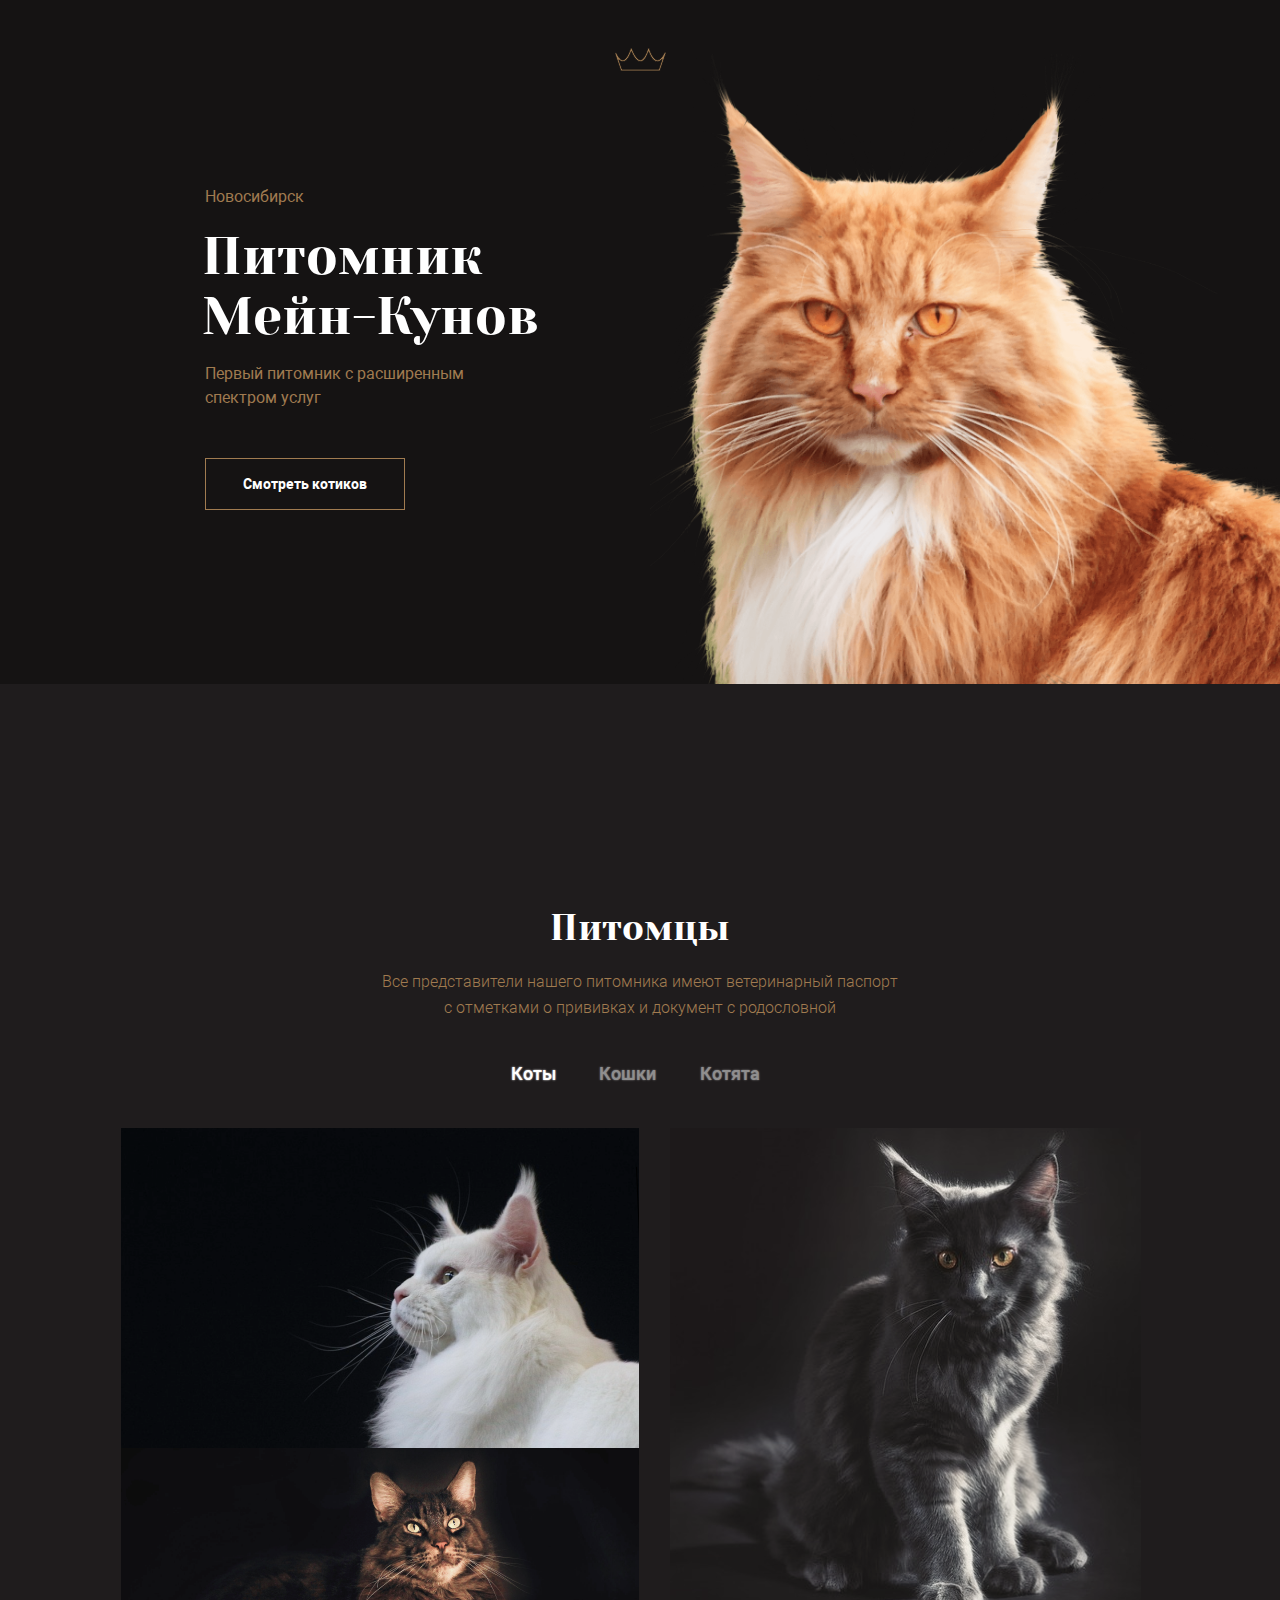
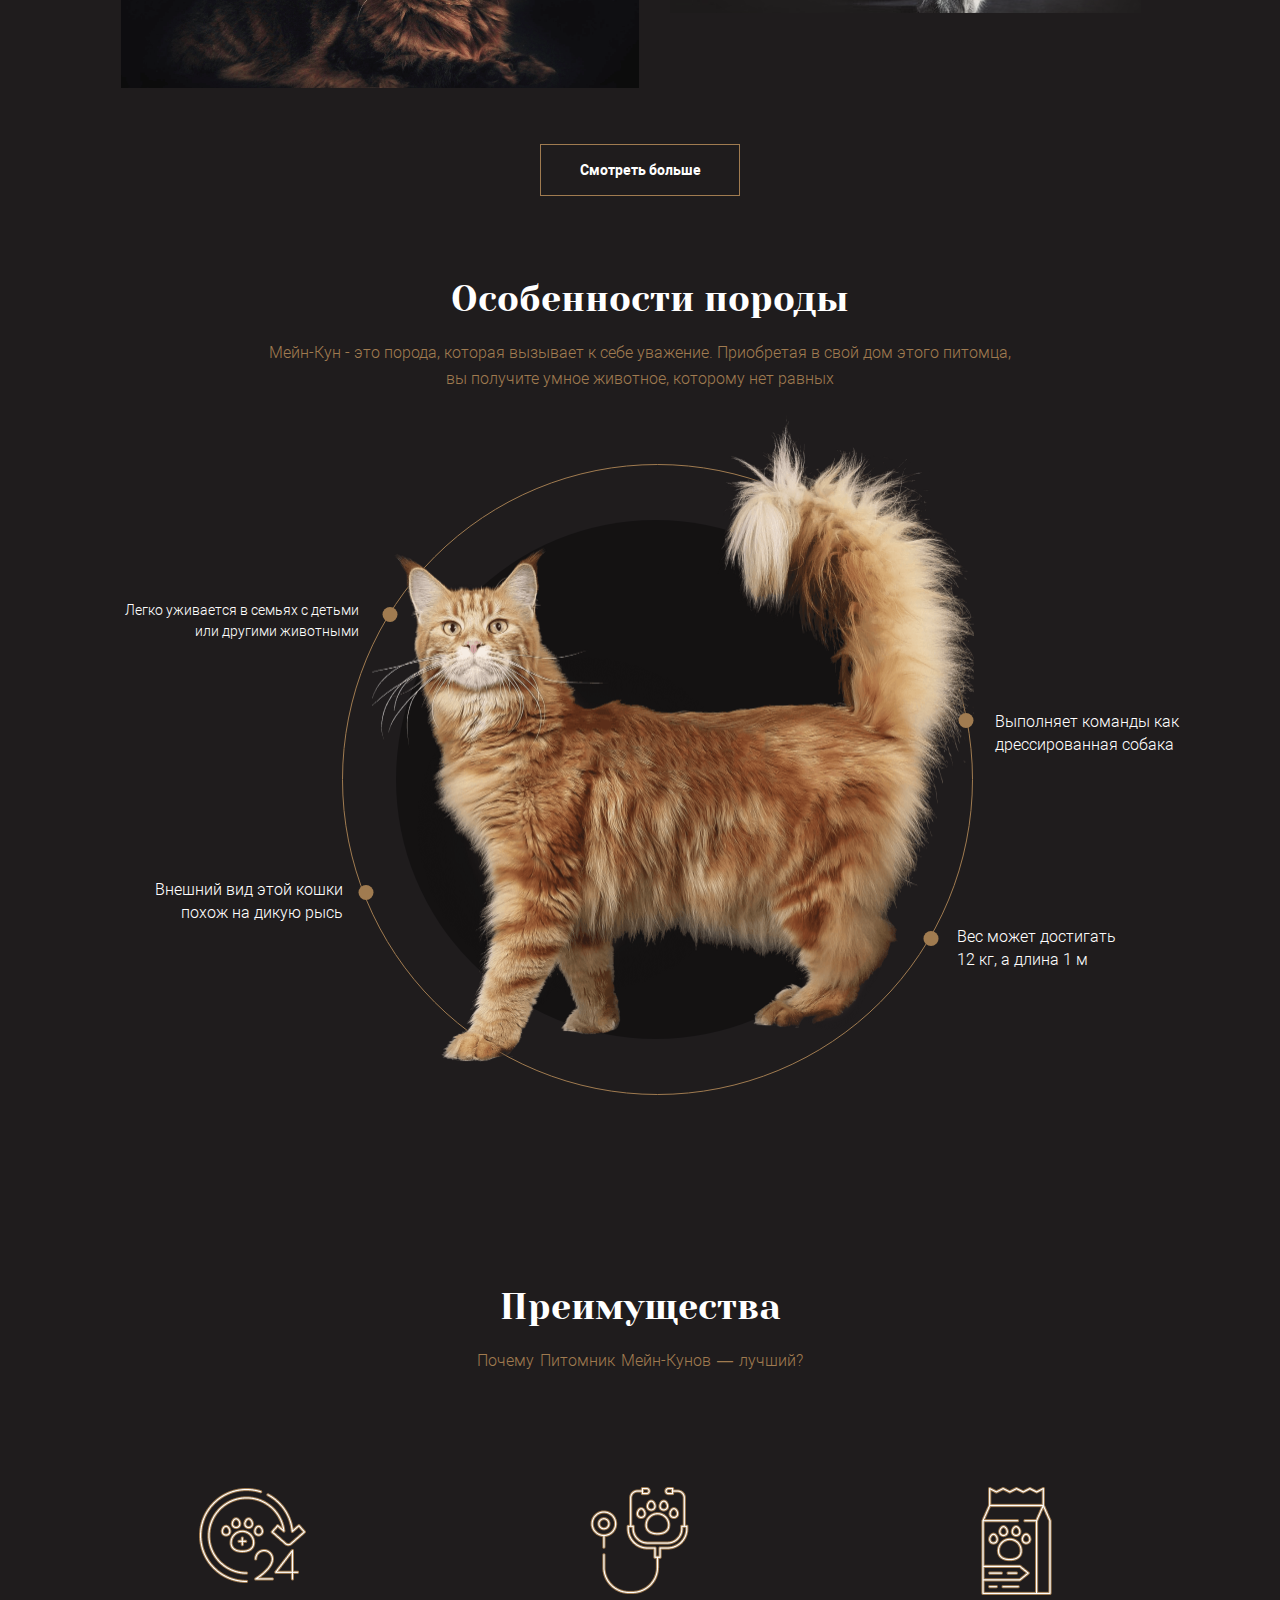
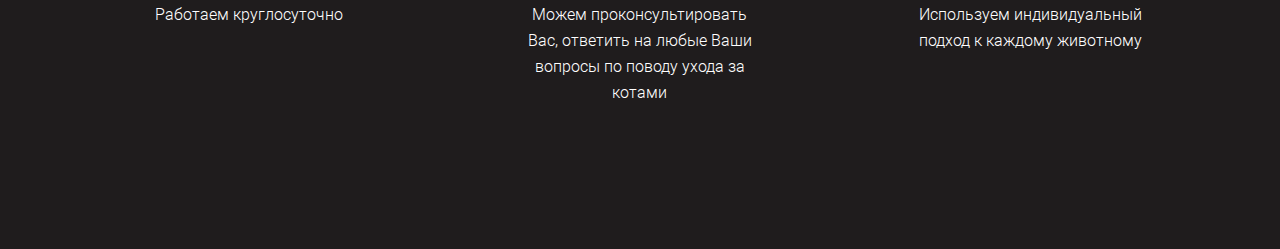
<file: index.html>
<!DOCTYPE html>
<html lang="ru">
<!-- ====== HEAD ====== -->
<head>
    <meta charset="UTF-8">
    <meta name="description" content="Питомник Мейн-Кунов в Новосибирске. Первый питомник с расширенным спектром услуг">
    <meta name="viewport" content="width=device-width, initial-scale=1.0">

    <title>Питомник Мейн Кунов</title>

    <link rel="stylesheet" href="css/normalize.css">
    <link rel="stylesheet" href="css/style.css">
</head>
<!-- ====== BODY ====== -->
<body>
<!-- Заранее создаём SVG-иконку (корону), чтобы использовать её <u>ниже</u> -->
<div style="display: none;">
    <svg xmlns="http://www.w3.org/2000/svg" xmlns:xlink="http://www.w3.org/1999/xlink">
        <symbol id="icon-crown" viewBox="0 0 49 23">
            <path d="M41.8399 22H6.99989C6.66144 22 6.3606 21.7851 6.25095 21.4657L1.0428 6.29874C0.901441 5.88527 1.12164 5.43605 1.5353 5.294C1.66216 5.25103 1.79446 5.24017 1.91725 5.26189C2.20359 5.27862 2.47046 5.45143 2.59415 5.73191C3.23797 7.19174 5.52829 11.9047 8.2001 11.9047C8.23318 11.9047 8.2667 11.9038 8.30068 11.9019C9.91229 11.8305 12.4328 9.97344 15.2885 1.53743C15.3977 1.21624 15.699 1 16.0384 1C16.3782 1 16.6795 1.21624 16.7887 1.53743C17.7637 4.41412 21.0318 11.8581 24.4253 11.8581C24.4344 11.8581 24.443 11.8576 24.4525 11.8576C26.0614 11.8382 28.5352 10.0354 31.1844 1.55507C31.2881 1.22438 31.594 1 31.9406 1H31.9483C32.298 1.00362 32.6039 1.23524 32.7008 1.57045C33.5105 4.35441 36.3821 11.6463 39.9043 11.9508C41.9622 12.12 44.2439 9.79475 46.4967 5.20172C46.6797 4.82669 47.1246 4.65796 47.5111 4.81855C47.8967 4.97824 48.0924 5.40981 47.9574 5.8052L42.5893 21.4657C42.4792 21.7856 42.1783 22 41.8399 22ZM7.56534 20.4189H41.2736L44.3758 11.3686C42.8765 12.9528 41.3542 13.6594 39.7666 13.5264C35.8656 13.1876 33.1888 7.57491 31.9442 4.27569C29.7458 10.4027 27.2915 13.4052 24.4706 13.4382C24.4552 13.4382 24.4407 13.4391 24.4253 13.4391C20.4831 13.4391 17.4398 7.40482 16.061 4.07619C13.7086 10.2743 11.1841 13.3559 8.37091 13.4817C6.92876 13.5373 5.67282 12.8198 4.59132 11.7554L7.56534 20.4189Z"></path>
        </symbol>
    </svg>
</div>
<!-- ------ HEADER ------ -->
<header class="header">
    <div class="header__container container">
        <div class="header__wrapper">
            <!-- Логотип (используем заранее подготовленную SVG-иконку -->
            <a class="logo header__logo" aria-label="Логотип питомника Мейн Кунов">
                <svg class="crown crown--header" width="55" height="25">
                    <use xlink:href="#icon-crown" x="0" y="0"></use>
                </svg>
            </a>
            <!-- Основная информация -->
            <div class="header__content">
                <p class="header__city">Новосибирск</p>
                <h1 class="header__title">Питомник Мейн-Кунов</h1>
                <p class="header__lead">Первый питомник с расширенным спектром услуг</p>
                <a href="#" class="header__btn see_more__btn">Смотреть котиков</a>
            </div>
        </div>
    </div>
</header>
<!-- ------ MAIN ------ -->
<main>
    <!-- Секция с 3-мя фотографиями кошек и небольшим текстом -->
    <section class="section pets">
        <div class="section__wrapper pets__wrapper container">
            <h2 class="section__title pets__title">Питомцы</h2>
            <span class="section__lead pets__lead">Все представители нашего питомника имеют ветеринарный паспорт
                с отметками о прививках и документ с родословной</span>
            <!-- Переключатели (пока не работают) -->
            <ul class="pets__list">
                <li class="pets__item pets__item">
                    <a class="pets__tab pets__tab--active" href="#pets-tab-content-1">Коты</a>
                </li>
                <li class="pets__item">
                    <a class="pets__tab" href="#pets-tab-content-2">Кошки</a>
                </li>
                <li class="pets__item">
                    <a class="pets__tab" href="#pets-tab-content-3">Котята</a>
                </li>
            </ul>
            <!-- Сами картинки (с фиксированным размером) -->
            <div class="pets__tab-content-wrapper">
                <div class="pets__tab-content show slider" id="pets-tab-content-1">
                    <div class="pets__slider slider__list slider__container">
                        <div class="gallery slider__wrapper">
                            <div class="gallery__item gallery__item--top slider__slide">
                                <img class="gallery__item-img gallery__item-img--top"
                                     src="img/pets-list-1-desktop@2x.png" width="518" height="382" alt="Мейн Кун">
                            </div>

                            <div class="gallery__item gallery__item--bottom slider__slide">
                                <img class="gallery__item-img gallery__item-img--bottom"
                                     src="img/pets-list-2-desktop@2x.png" width="518" height="241" alt="Мейн Кун">
                            </div>

                            <div class="gallery__item gallery__item--large slider__slide slider__slide--active">
                                <img class="gallery__item-img gallery__item-img--large"
                                     src="img/pets-list-3-desktop@2x.png" width="471" height="485" alt="Мейн Кун">
                            </div>
                        </div>
                    </div>

                    <div class="pets__btn-wraper">
                        <a href="#" class="pets__btn see_more__btn">Смотреть больше</a>
                    </div>

                </div>
            </div>
        </div>
    </section>
    <!-- Достоинства породы "Мейн-Кун" -->
    <section class="section breed-features">
        <div class="container">
            <div class="section__wrapper breed-features__wrapper">
                <h6 class="section__title breed-features__title">Особенности породы</h6>
                <p class="section__lead breed-features__lead">
                    Мейн-Кун - это порода, которая вызывает к себе уважение.
                    Приобретая в свой дом этого питомца, вы получите умное животное, которому нет равных
                </p>

                <div class="breed-features__image">
                    <img src="img/breed-features-desktop@2x.png" width="602" height="655" alt="Изображение рыжего Мейн Куна">
                </div>
                <ul class="breed-features__list">
                    <li class="breed-features__item breed-features__item--cohabitation">
                        Легко уживается в семьях с детьми или другими животными
                    </li>
                    <li class="breed-features__item breed-features__item--instruction">
                        Выполняет команды как дрессированная собака
                    </li>
                    <li class="breed-features__item breed-features__item--weight">
                        Вес может достигать 12 кг, а длина 1 м
                    </li>
                    <li class="breed-features__item breed-features__item--appearance">
                        Внешний вид этой кошки похож на дикую рысь
                    </li>
                </ul>
            </div>
        </div>
    </section>
    <!-- Преимущества данного питомника -->
    <section class="section advantages">
        <div class="container">
            <div class="section__wrapper advantages__wrapper">
                <h6 class="section__title advantages__title">
                    Преимущества
                </h6>
                <p class="section__lead advantages__lead">
                    Почему Питомник Мейн-Кунов &mdash; лучший?
                </p>

                <ul class="advantages__list">
                    <li class="advantages__item">
                        <a class="advantages__link advantages__link--24hours" href="#">
                            <span>Работаем круглосуточно</span>
                        </a>
                    </li>
                    <li class="advantages__item">
                        <a class="advantages__link advantages__link--consult" href="#">
                            <span>
                                Можем проконсультировать Вас, ответить на любые Ваши вопросы по поводу ухода за котами
                            </span>
                        </a>
                    </li>
                    <li class="advantages__item">
                        <a class="advantages__link advantages__link--individual" href="#">
                            <span>
                               Используем индивидуальный подход к каждому животному
                            </span>
                        </a>
                    </li>
                </ul>
            </div>
        </div>
    </section>
</main>
</body>

</html>
</file>
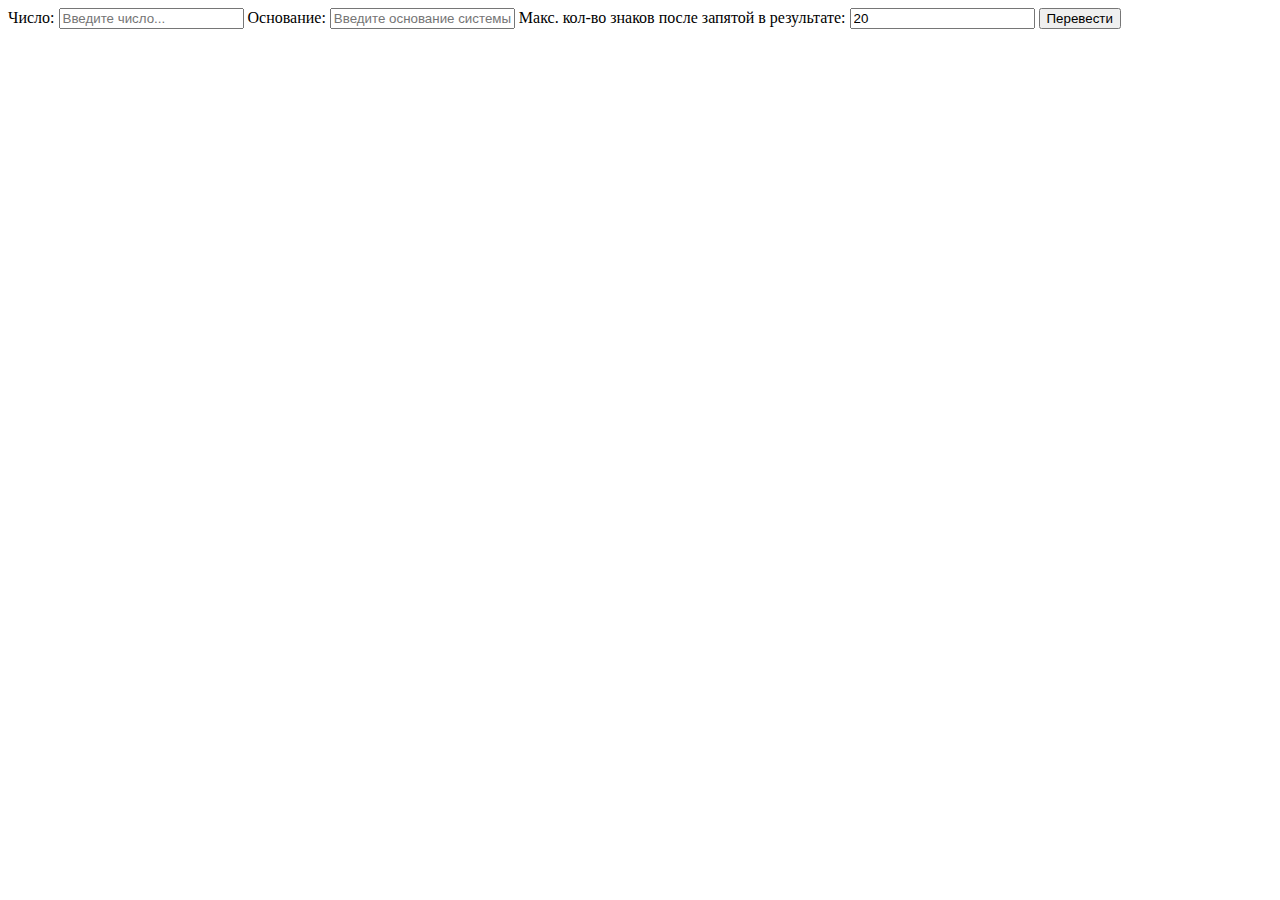
<file: test.html>
<!doctype html>
<html lang="ru">
<head>
    <meta charset="UTF-8">
    <meta name="viewport"
          content="width=device-width, user-scalable=no, initial-scale=1.0, maximum-scale=1.0, minimum-scale=1.0">
    <meta http-equiv="X-UA-Compatible" content="ie=edge">
    <title>Перевод из десятичной системы в любую другую</title>

    <style>

    </style>
</head>
<body>
<form method="post">
    <label for="number">Число: </label>
    <input id="number" type="text" pattern="[0-9]+(\.[0-9]+)?" placeholder="Введите число...">

    <label for="base">Основание: </label>
    <input id="base" type="text" pattern="[0-9]+" placeholder="Введите основание системы счисления...">

    <label for="q">Макс. кол-во знаков после запятой в результате: </label>
    <input id="q" type="number" value="20">

    <button id="GO">Перевести</button>
</form>
<div id="result">
    <h3 id="task"></h3>

    <h4 id="title"></h4>

    <table id="int">
        <tbody id="int-i"></tbody>
    </table>
    <div id="float">
    </div>

    <h4 id="res"></h4>
</div>

<script>
    function del(n1, d)
    {
        var lost = n1 % d, nd = n1 - lost;
        return [nd / d, lost, nd];
    }

    function getEl(id)
    {
        return document.getElementById(id);
    }

    var number = getEl("number"), base = getEl("base"),
        go = getEl("GO"), q = getEl("q");

    go.onclick = (function ()
    {
        getEl("task").innerHTML = getEl("title").innerHTML = number.value + "<sub>10</sub>";
        getEl("task").innerHTML += "?<sub>" + base.value + "</sub>";

        var d = Number.parseInt(base.value), res = "",
            input = number.value.split(".");
        // Вычисляем целое
        var i = Number.parseInt(input[0]), arr, int = getEl("int-i"),
            elarr = [null, null, null, base.value];

        while (del(i, d)[0] > 0)
        {
            int.innerHTML += "<tr>";
            arr = del(i, d);

            res = arr[1].toString() + res;
            i = arr[0];
            int.innerHTML += "</tr>";
        }

        res = "1" + res + ".";

        // Вычисляем дробное
        i = Number.parseFloat("0." + input[1]);

        for (var j = 0, ok = false; j < Number.parseInt(q.value) && !ok; j ++)
        {
            i *= d;
            res += i.toString().substr(0, 1);
            i = Number.parseFloat("0" + i.toString().substr(1));

            if (i == 0)
                ok = true;
        }

        if (!ok)
            res += "...";

        getEl("res").innerHTML = res;

        return false;
    });
</script>
</body>
</html>
</file>
<file: css/style.css>
/* Шрифты */
@font-face {
    font-family: "Roboto";
    src: url("../fonts/Robotolight.woff2"), url("../fonts/Robotolight.woff");
    font-weight: 300;
    font-style: normal;
}

@font-face {
    font-family: "Roboto";
    src: url("../fonts/Roboto.woff2"), url("../fonts/Roboto.woff");
    font-weight: normal;
    font-style: normal;
}

@font-face {
    font-family: "Roboto";
    src: url("../fonts/Robotomedium.woff2"), url("../fonts/Robotomedium.woff");
    font-weight: 500;
    font-style: normal;
}

@font-face {
    font-family: "Roboto";
    src: url("../fonts/Robotobold.woff2"), url("../fonts/Robotobold.woff");
    font-weight: bold;
    font-style: normal;
}

@font-face {
    font-family: "Yeseva One";
    src: url("../fonts/yesevaone.woff2"), url("../fonts/yesevaone.woff");
    font-weight: normal;
    font-style: normal;
}

/* END of Шрифты */
/* "Общие" стили (стили родительских элементов секций) */
html {
    box-sizing: border-box;
    overflow-x: hidden;
}

*,
*::before,
*::after {
    box-sizing: inherit;
}

body {
    min-width: 320px;
    margin: 0;
    padding: 0;
    font-family: "Roboto", "Arial", sans-serif;
    font-size: 11px;
    line-height: 16px;
    font-weight: 400;
    color: #ffffff;
    background-color: #151313;
    overflow-x: hidden;
}

/* END of "Общие" стили */
/* Базовые стили - стили, применяемые в нескольких секциях */
a {
    text-decoration: none;
}

img {
    max-width: 100%;
    height: auto;
}

.section
{
    background-color: #1f1c1d;
}

.visually-hidden:not(:focus):not(:active) {
    position: absolute;
    overflow: hidden;
    clip: rect(0, 0, 0, 0);
    width: 1px;
    height: 1px;
    margin: -1px;
    padding: 0;
    white-space: nowrap;
    border: 0;
    clip-path: inset(100%);
}

.container {
    position: relative;
    max-width: 1286px;
    margin: 0 auto;
    padding: 0 40px;
}

.section__wrapper {
    display: flex;
    flex-direction: column;
    justify-content: flex-start;
    align-items: center;
}

.section__title {
    margin: 0;
    font-family: "Yeseva One", "Georgia", serif;
    font-style: normal;
    font-weight: normal;
    font-size: 36px;
    line-height: 42px;
    color: #ffffff;
    text-align: center;
}

.section__lead {
    margin: 0;
    font-family: "Roboto", "Arial", sans-serif;
    font-style: normal;
    font-weight: 300;
    font-size: 16px;
    line-height: 26px;
    text-align: center;
    color: #a07b50;
}

.see_more__btn {
    text-align: center;
    width: 200px;
    font-family: "Roboto", "Arial", sans-serif;
    font-style: normal;
    font-weight: bold;
    font-size: 14px;
    line-height: 14px;
    color: #ffffff;
    display: block;
    overflow: hidden;
    cursor: pointer;
    border: 1px solid #a07b50;
    background-color: transparent;
    text-decoration: none;
    padding: 18px;
    transition: background-color 0.3s ease-out, color 0.3s ease-out, border 0.3s ease-out, transform 0.3s ease-out;
    margin-bottom: 110px;
}

.see_more__btn:hover,
.see_more__btn:active {
    background-color: #a07b50;
    color: #151313;
    border: 1px solid #ffffff;
    transform: rotateZ(15deg) scale(1.5, 1.5);
    z-index: 999;
}

/* END of Базовые стили */
/* Шапка - название, логотип и основная информация */
.header {
    position: relative;
    background-color: #151313;
}

.header__container {
    position: relative;
    max-width: 100%;
    margin: 0 auto;
    padding: 0 80px;
    background-image: url("../img/main-cat-desktop@2x.png");
    background-repeat: no-repeat;
    background-size: 630px auto;
    background-position: right 0 bottom 0;
}

.header__wrapper {
    margin: 0 auto;
    width: auto;
    position: relative;
    display: flex;
    flex-direction: row;
    justify-content: flex-start;
    flex-wrap: wrap;
    padding-top: 47px;
    padding-bottom: 64px;
    overflow: hidden;
    z-index: 2;
}

.header__logo {
    display: block;
    width: 100%;
    margin-bottom: 78px;
    text-align: center;
}

.header__logo svg {
    fill: #a07b50;
    stroke: #151313;
    stroke-width: 0.8;
    transition: fill 0.3s ease-out;
}

.header__logo svg:hover,
.header__logo svg:focus {
    fill: #ffffff;
}

.header__content {
    width: auto;
    padding-left: 125px;
}

.header__city {
    font-family: "Roboto", "Arial", sans-serif;
    font-style: normal;
    font-weight: normal;
    font-size: 16px;
    line-height: 24px;
    color: #a07b50;
    max-width: 330px;
    margin-top: 30px;
    margin-bottom: 17px;
}

@media (max-width: 767px) {
    .header__city {
        font-size: 14px;
        line-height: 150%;
        margin-bottom: 5px;
        max-width: 277px;
    }
}

.header__title {
    margin: 0 0 16px;
    font-family: "Yeseva One", "Georgia", serif;
    font-style: normal;
    font-weight: normal;
    font-size: 52px;
    line-height: 60px;
    color: #ffffff;
    max-width: 350px;
    transform: translateX(-3px);
}

.header__lead {
    font-family: "Roboto", "Arial", sans-serif;
    font-style: normal;
    font-weight: normal;
    font-size: 16px;
    line-height: 24px;
    text-align: left;
    color: #a07b50;
    max-width: 330px;
    margin: 0 0 48px;
}

/* END of Шапка */
/* Секция 1 - картинки с котами */
.pets__tab-content-wrapper {
    width: 100%;
}

.pets__wrapper {
    padding-top: 223px;
    padding-bottom: 21px;
}

.pets__title {
    margin-bottom: 20px;
}

.pets__lead {
    margin-bottom: 42px;
    max-width: 523px;
}

.pets__list {
    list-style: none;
    text-align: center;
    display: flex;
    flex-direction: row;
    justify-content: flex-start;
    flex-wrap: wrap;
    width: 259px;
    margin: 0 auto 44px;
    padding: 0 10px 0 0;
}

.pets__item {
    margin-right: auto;
}

.pets__item:last-of-type {
    margin-right: 0;
}

.pets__tab {
    display: block;
    font-family: "Roboto", "Arial", sans-serif;
    font-style: normal;
    font-weight: 500;
    font-size: 18px;
    line-height: 21px;
    text-decoration: none;
    color: #ffffff;
    border: none;
    background-color: transparent;
    cursor: pointer;
    opacity: 0.5;
    transition: opacity 0.3s ease-out;
    text-shadow: 0 0 2px #ffffff;
}

.pets__tab:hover,
.pets__tab:active,
.pets__tab--active {
    opacity: 1;
}

.pets__tab:hover,
.pets__tab:active {
    box-shadow: none !important;
    animation: multicolor__line 2s ease-out infinite;
}

.pets__tab:hover::after,
.pets__tab:active::after {
    content: "";
    width: 100%;
    display: block;
    height: 0;
    box-shadow: 0 0 0 2px #ffffff;
    animation: multicolor__line 2s ease-out infinite;
    margin-bottom: 0;
}

@keyframes multicolor__line {
    33.3% {
        box-shadow: 0 0 0 2px #8B0000;
        color: #8B0000;
        text-shadow: none;
    }

    66.6% {
        box-shadow: 0 0 0 2px #a07b50;
        color: #a07b50;
        text-shadow: 0 0 5px #976850;
    }

    99.9% {
        box-shadow: 0 0 0 2px #ffffff;
        color: #ffffff;
        text-shadow: 0 0 10px #dadaff;
    }
}

.pets__tab-content {
    display: none;
}

.pets__tab-content button {
    display: none;
    margin: 0;
}

.pets__sliders-wrapper {
    display: flex;
    flex-direction: row;
    justify-content: space-between;
    align-items: center;
    align-self: stretch;
}

.pets__btn-wraper {
    width: 100%;
}

.pets__btn {
    margin: 0 auto 40px;
    padding: 18px;
}

/* Слайды, содержащие плитки с картинками */
.slider {
    position: relative;
    display: flex;
    flex-direction: row;
    justify-content: space-between;
    align-items: center;
}

.slider__container {
    margin-left: auto;
    margin-right: auto;
    position: relative;
    overflow: visible;
    list-style: none;
    padding: 0;
}

.slider__wrapper {
    position: relative;
    width: 100%;
    z-index: 1;
    box-sizing: content-box;
    overflow: visible;
    display: block;
    max-width: 1068px;
    height: auto;
    margin: 0 auto 56px;
    column-count: 2;
    column-gap: 30px;
    padding-left: 30px;
}

@media (max-width: 1023px) {
    .slider__wrapper {
        display: grid;
        column-count: 1;
        column-gap: 0;
        row-gap: 30px;
        margin-bottom: 56px;
        padding-left: 0;
        align-items: center;
    }

    .slider__slide--top {
        margin-bottom: 0 !important;
    }

    .slider__slide--large,
    .slider__slide--large img{
        width: 100% !important;
        height: auto !important;
    }
}

.slider__slide {
    flex-shrink: 1;
    line-height: 0;
    break-inside: avoid;
    page-break-inside: avoid;
    overflow: hidden;
    width: 100%;
    height: 100%;
    position: relative;
    transition: z-index 0.3s ease-out, border-radius 0.3s ease-out, box-shadow 0.3s ease-out;
}

.slider__slide:hover, .slider__slide:active {
    z-index: 999;
    border-radius: 15px;
    box-shadow: 0 0 20px 15px #151313;
    animation: slider__slide__anim 5s ease-in forwards;
}

@keyframes slider__slide__anim {
    0% {
        transform: scale(1, 1);
    }

    10% {
        transform: scale(1.25, 1.25);
    }

    100% {
        transform: scale(1.5, 1.5);
    }
}

.slider__slide--top {
    margin-bottom: 30px;
    height: 214px;
}

.slider__slide--bottom {
    height: 241px;
}

.slider__slide--large {
    width: calc(100% - 30px);
    max-width: 474px;
    height: 485px;
}

.slider__slide img {
    line-height: 0;
}

.slider__slide-img {
    width: 100%;
    height: 100%;
    object-fit: cover;
    object-position: center;
}

.slider__button {
    z-index: 5;
    display: block;
    width: 14px;
    height: 31px;
    border: none;
    background-color: transparent;
    cursor: pointer;
    background-repeat: no-repeat;
    background-position: center;
}

.slider__button::after {
    display: none;
}

.slider__button--prev,
.slider__button--next {
    position: absolute;
    top: 50%;
}

.slider__button--prev {
    left: 0;
    background-image: url("../img/arrowPrev.svg");
}

.slider__button--next {
    right: 0;
    background-image: url("../img/arrowNext.svg");
}

/* END of Секция 1 */
/* Секция 2 - Особенности породы Мейн-Кун */
.breed-features__wrapper {
    position: relative;
    padding-top: 21px;
    padding-bottom: 129px;
}

.breed-features__title {
    margin-bottom: 20px;
    transform: translateX(10px);
}

.breed-features__image {
    width: 602px;
    margin: 0 auto;
    position: relative;
    z-index: 1;
    transform: translateX(33px);
}

.breed-features__image::before {
    content: "";
    position: absolute;
    top: 105px;
    left: 24px;
    z-index: -1;
    width: 519px;
    height: 519px;
    border-radius: 50%;
    background-color: rgba(0, 0, 0, 0.35);
}

.breed-features__image::after {
    content: "";
    position: absolute;
    top: 49px;
    left: -30px;
    z-index: -1;
    border-radius: 50%;
    width: 631px;
    height: 631px;
    border: 1px solid #a07b50;
}

.breed-features__lead {
    margin-bottom: 23px;
    width: 62%;
}

.breed-features__list {
    margin: 0;
    padding: 0;
    list-style: none;
    position: absolute;
    top: 0;
    left: 50%;
    transform: translateX(-50%);
    z-index: 2;
    font-size: 16px;
    font-family: "Roboto", "Arial", sans-serif;
    font-weight: 300;
    line-height: 25px;
}

.breed-features__item {
    max-height: 42px;
    overflow-y: visible;
    font-family: "Roboto", "Arial", sans-serif;
    font-style: normal;
    font-weight: 300;
    font-size: 16px;
    line-height: 23px;
    color: #ffffff;
    position: relative;
    box-shadow: 0 0 0 10px transparent;
    transition: background-color 0.3s ease-out, box-shadow 0.3s ease-out, color 0.3s ease-out, border-radius 0.3s ease-out;
    z-index: 999;
}

.breed-features__item:hover,
.breed-features__item.active {
    background-color: #a07b50;
    color: #1f1c1d;
    box-shadow: 0 0 0 10px #a07b50;
    border-radius: 5px 5px 0 0;
}

.for-size-metrics {
    min-height: 20px !important;
    max-height: none !important;
    background-color: transparent;
    margin-top: 10px;
    z-index: -9;

    position: absolute;
    transition: background-color 0.3s ease-out, color 0.1s ease-out, border-radius 0.3s ease-out;
}

.for-size-metrics:hover,
.for-size-metrics.active {
    background-color: #a07b50;
    color: #1f1c1d;
    border-radius: 0 0 15px 15px !important;
    box-shadow: none !important;
}

.for-size-metrics::before {
    display: none;
}

.breed-features__item::before {
    content: "";
    position: absolute;
    top: 7px;
    width: 15px;
    height: 15px;
    border-radius: 50%;
    background-color: #a07b50;
}

.breed-features__item--cohabitation {
    font-size: 14px;
    line-height: 21px;
    top: 343px;
    left: -409px;
    max-width: 255px;
    text-align: right;
}

.breed-features__item--cohabitation::before {
    right: -39px;
}

.breed-features__item--instruction {
    top: 411px;
    right: -482px;
    max-width: 201px;
}

.breed-features__item--instruction::before {
    top: 3px;
    left: -36px;
}

.breed-features__item--weight {
    top: 584px;
    right: -444px;
    max-width: 160px;
}

.breed-features__item--weight::before {
    top: 6px;
    left: -33px;
}

.breed-features__item--appearance {
    max-width: 200px;
    top: 495px;
    left: -370px;
    text-align: right;
}

.breed-features__item--appearance::before {
    right: -31px;
}

@media (max-width: 1170px) {
    .breed-features__item {
        max-height: 64px !important;
    }

    .breed-features__item--cohabitation {
        left: -368px !important;
        max-width: 167px !important;
    }
    .breed-features__item--cohabitation::before {
        right: -52px !important;
    }

    .breed-features__item--instruction {
        right: -442px;
        max-width: 132px;
    }

    .breed-features__item--weight {
        right: -385px;
        max-width: 110px;
    }
    .breed-features__item--weight::before {
        left: -33px;
    }

    .breed-features__item--appearance {
        left: -335px;
        max-width: 140px;
    }
}

/* END of Секция 2 */
/* Секция 3 - преимущества питомника */
.advantages__wrapper {
    padding-top: 83px;
    padding-bottom: 64px;
}

.advantages__title {
    margin-bottom: 20px;
}

.advantages__lead {
    margin-bottom: 46px;
    word-spacing: 2px;
}

.advantages__list {
    margin: 0 auto;
    padding: 0;
    list-style: none;
    display: flex;
    flex-direction: row;
    justify-content: flex-start;
    width: 95%;
}

.advantages__item {
    background-color: #1f1c1d;
    width: 31.4%;
    min-height: 301px;
    margin-right: 2.9%;
    margin-bottom: 2.9%;
    padding-top: 20px;
    padding-bottom: 20px;
}

.advantages__item:last-of-type {
    margin-right: 0;
}

.advantages__link {
    display: block;
    max-width: 320px;
    min-height: 263px;
    margin: auto;
    font-family: "Roboto", "Arial", sans-serif;
    font-style: normal;
    font-weight: 300;
    font-size: 16px;
    line-height: 26px;
    text-align: center;
    color: #ffffff;
    padding-top: 47px;
    padding-bottom: 16px;
    transition: background-color 0.3s ease-out, fill 0.3s ease-out, stroke 0.3s ease-out, border-radius 0.3s ease-out;
    position: relative;
}

.advantages__link:hover {
    background-color: #a07b50;
    color: #1f1c1d;
    border-radius: 15px;
    animation: advantages__link__anim 0.3s ease-out normal;
}

@keyframes advantages__link__anim {
    0% {
        transform: skew(0, 0);
    }

    50% {
        transform: skew(15deg, 15deg);
    }

    100% {
        transform: skew(0, 0);
    }
}

.advantages__link--24hours::before,
.advantages__link--consult::before,
.advantages__link--individual::before {
    display: block;
    content: "";
    position: absolute;
    top: 47px;
    left: 110px;
}

.advantages__link--24hours::before {
    width: 107px;
    height: 97px;
    background-image: url(../img/feature-24hours.png);
}

.advantages__link--consult::before {
    width: 99px;
    height: 107px;
    background-image: url(../img/feature-consult.png);
}

.advantages__link--individual::before {
    width: 71px;
    height: 108px;
    background-image: url(../img/feature-individual.png);
}

.advantages__link span {
    display: block;
    margin: 115px auto 10px;
    width: 233px;
}

/* END of Секция 3 */
/* Дополнительный стиль (помещён в конец, чтобы он не "перекрывал" другие стили */
.show {
    display: block;
}
</file>
